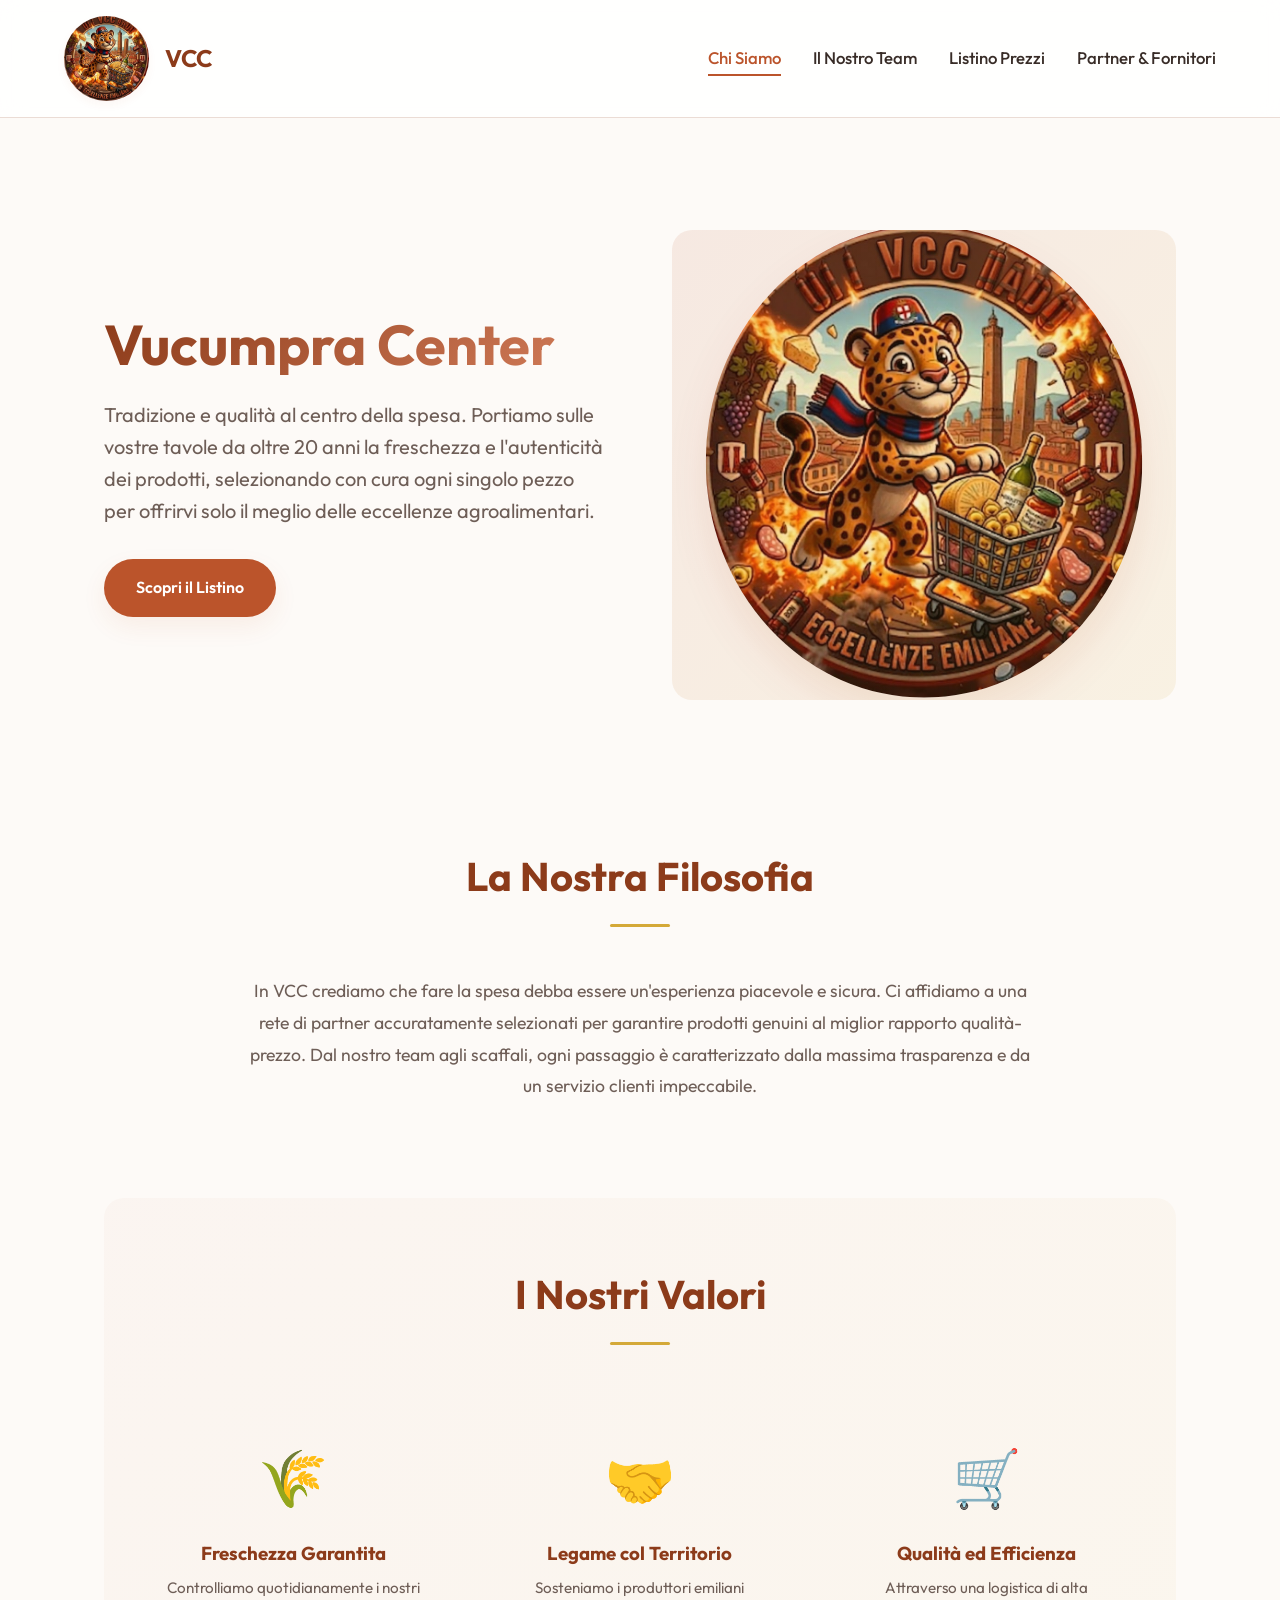
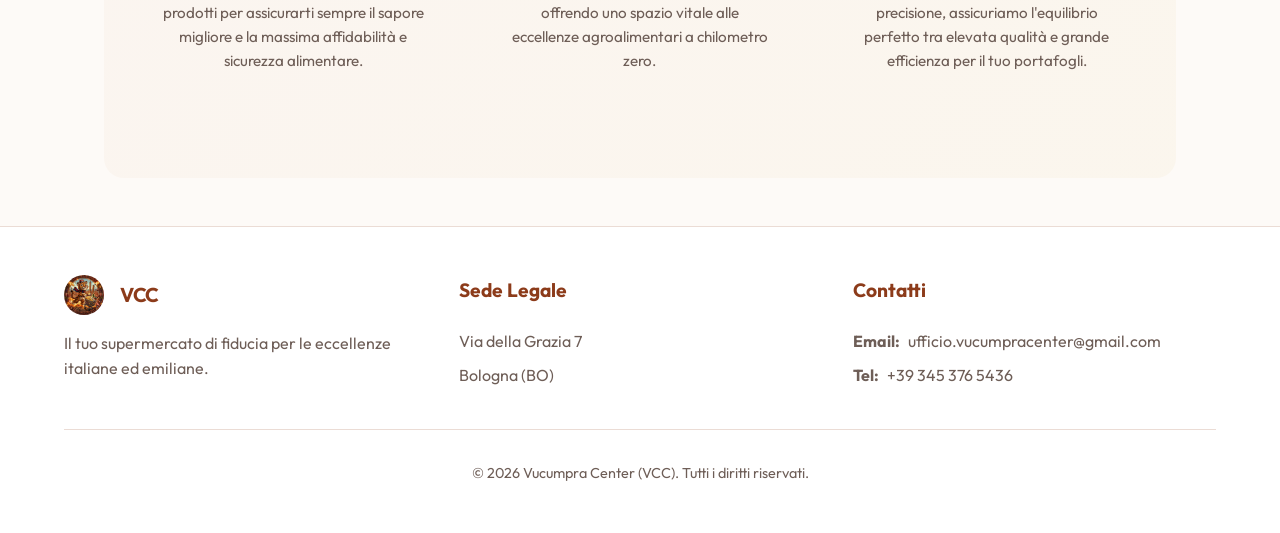
<file: index.html>
<!DOCTYPE html>
<html lang="it">
<head>
    <meta charset="UTF-8">
    <meta name="viewport" content="width=device-width, initial-scale=1.0">
    <title>Vucumpra Center - Eccellenze Emiliane</title>
    <meta name="description" content="Vucumpra Center (VCC) - Il tuo supermercato di fiducia. Scopri chi siamo e la nostra storia.">
    <link rel="stylesheet" href="css/style.css">
</head>
<body>

    <!-- NAV -->
    <header>
        <div class="nav-container">
            <a href="index.html" class="logo-container">
                <img src="logo.jpg" alt="Logo VCC" class="logo-img">
                <span class="logo-text">VCC</span>
            </a>
            <ul class="nav-links">
                <li><a href="index.html" class="active">Chi Siamo</a></li>
                <li><a href="team.html">Il Nostro Team</a></li>
                <li><a href="prezzi.html">Listino Prezzi</a></li>
                <li><a href="partner.html">Partner & Fornitori</a></li>
            </ul>
        </div>
    </header>

    <!-- CONTENT -->
    <main>
        <section class="hero">
            <div class="hero-content">
                <h1 class="hero-title">Vucumpra Center</h1>
                <p class="hero-subtitle">Tradizione e qualità al centro della spesa. Portiamo sulle vostre tavole da oltre 20 anni la freschezza e l'autenticità dei prodotti, selezionando con cura ogni singolo pezzo per offrirvi solo il meglio delle eccellenze agroalimentari.</p>
                <a href="prezzi.html" class="btn">Scopri il Listino</a>
            </div>
            <div class="hero-img" style="background: none; box-shadow: none; text-align: center;">
                <img src="logo.jpg" alt="Logo VCC MADO" style="width: 85%; max-width: 450px; border-radius: 50%; box-shadow: var(--shadow-lg); display: inline-block;">
            </div>
        </section>

        <section style="margin-top: 5rem; max-width: 800px; margin-left: auto; margin-right: auto; text-align: center;">
            <h2 class="section-title">La Nostra Filosofia</h2>
            <p style="font-size: 1.1rem; color: var(--text-light); line-height: 1.8;">
                In VCC crediamo che fare la spesa debba essere un'esperienza piacevole e sicura. Ci affidiamo a una rete di partner accuratamente selezionati per garantire prodotti genuini al miglior rapporto qualità-prezzo. Dal nostro team agli scaffali, ogni passaggio è caratterizzato dalla massima trasparenza e da un servizio clienti impeccabile.
            </p>
        </section>

        <section style="margin-top: 6rem; padding: 4rem 2rem; background: linear-gradient(135deg, rgba(187, 84, 43, 0.03), rgba(212, 169, 56, 0.05)); border-radius: 20px;">
            <h2 class="section-title">I Nostri Valori</h2>
            <div class="team-grid" style="grid-template-columns: repeat(auto-fit, minmax(280px, 1fr));">
                
                <div class="team-card" style="background: transparent; box-shadow: none; border: none;">
                    <div style="font-size: 3.5rem; margin-bottom: 1rem;">🌾</div>
                    <h3 style="color: var(--primary-dark); margin-bottom: 0.5rem;">Freschezza Garantita</h3>
                    <p style="color: var(--text-light); font-size: 0.95rem;">Controlliamo quotidianamente i nostri prodotti per assicurarti sempre il sapore migliore e la massima affidabilità e sicurezza alimentare.</p>
                </div>
                
                <div class="team-card" style="background: transparent; box-shadow: none; border: none;">
                    <div style="font-size: 3.5rem; margin-bottom: 1rem;">🤝</div>
                    <h3 style="color: var(--primary-dark); margin-bottom: 0.5rem;">Legame col Territorio</h3>
                    <p style="color: var(--text-light); font-size: 0.95rem;">Sosteniamo i produttori emiliani offrendo uno spazio vitale alle eccellenze agroalimentari a chilometro zero.</p>
                </div>
                
                <div class="team-card" style="background: transparent; box-shadow: none; border: none;">
                    <div style="font-size: 3.5rem; margin-bottom: 1rem;">🛒</div>
                    <h3 style="color: var(--primary-dark); margin-bottom: 0.5rem;">Qualità ed Efficienza</h3>
                    <p style="color: var(--text-light); font-size: 0.95rem;">Attraverso una logistica di alta precisione, assicuriamo l'equilibrio perfetto tra elevata qualità e grande efficienza per il tuo portafogli.</p>
                </div>

            </div>
        </section>
    </main>

    <!-- FOOTER -->
    <footer>
        <div class="footer-content">
            <div class="footer-col">
                <div class="logo-container" style="margin-bottom: 1rem;">
                    <img src="logo.jpg" alt="Logo VCC" style="height: 40px; width: 40px; border-radius: 50%; object-fit: cover;">
                    <span class="logo-text" style="font-size: 1.25rem;">VCC</span>
                </div>
                <p>Il tuo supermercato di fiducia per le eccellenze italiane ed emiliane.</p>
            </div>
            <div class="footer-col">
                <h4>Sede Legale</h4>
                <p>Via della Grazia 7</p>
                <p>Bologna (BO)</p>
            </div>
            <div class="footer-col">
                <h4>Contatti</h4>
                <p><strong>Email:</strong> ufficio.vucumpracenter@gmail.com</p>
                <p><strong>Tel:</strong> +39 345 376 5436</p>
            </div>
        </div>
        <div class="footer-bottom">
            &copy; 2026 Vucumpra Center (VCC). Tutti i diritti riservati.
        </div>
    </footer>

</body>
</html>
</file>
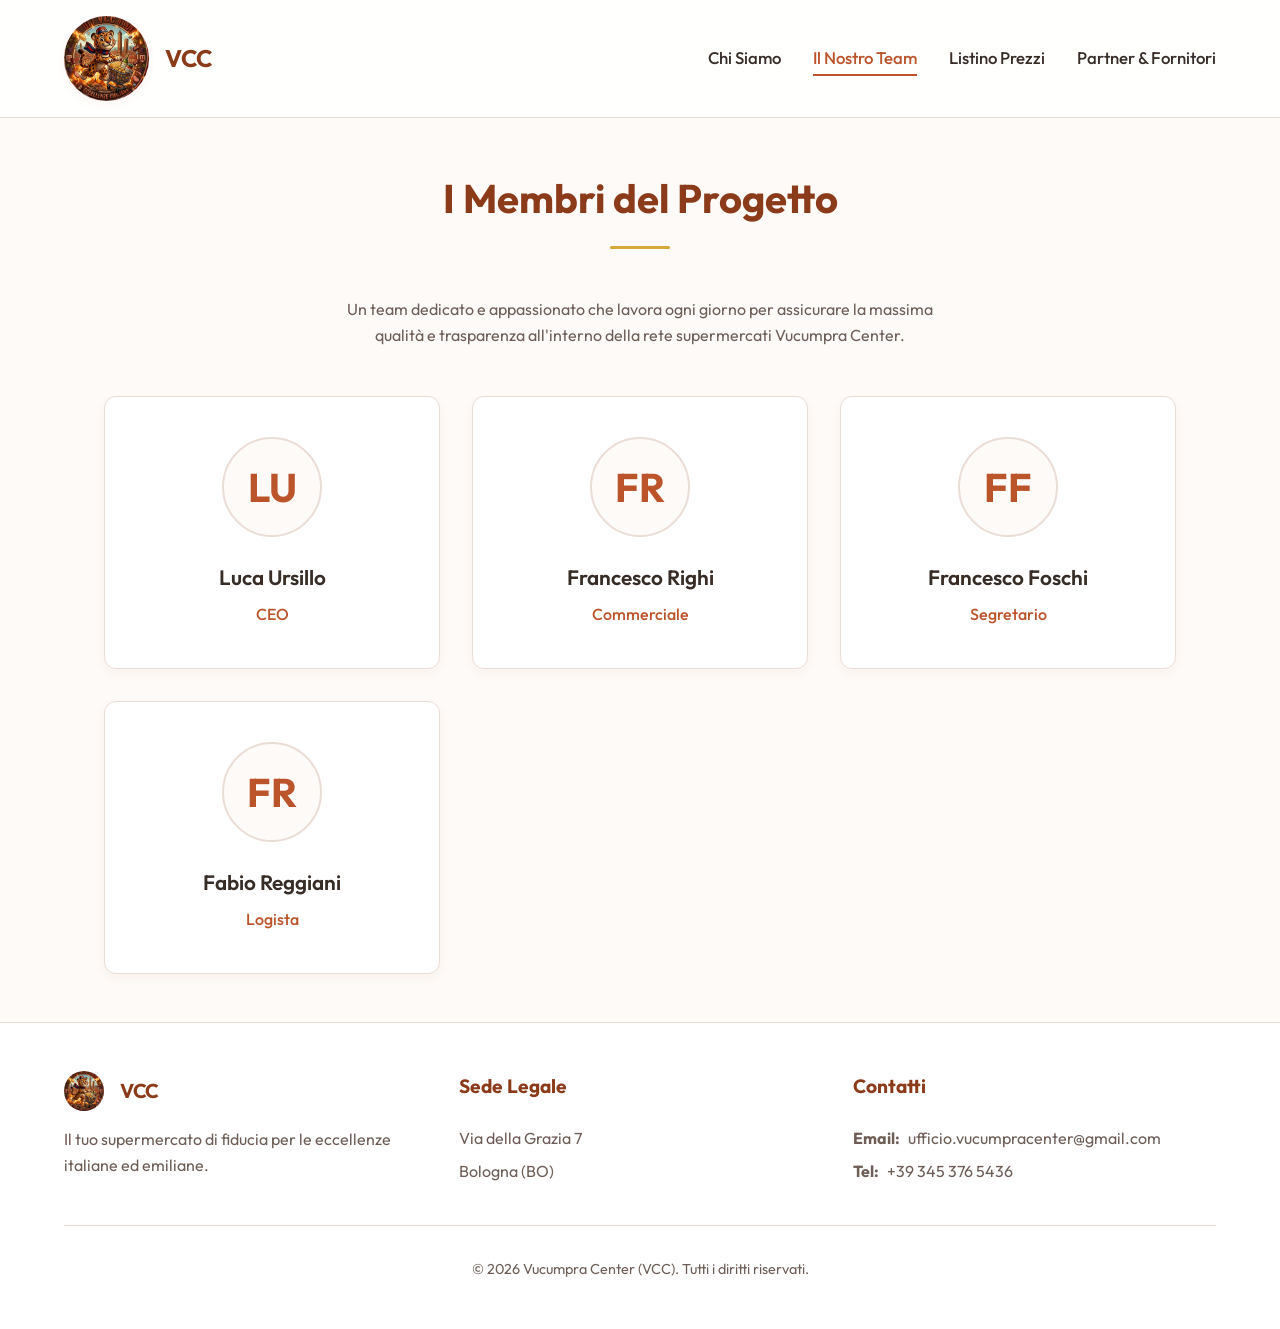
<file: team.html>
<!DOCTYPE html>
<html lang="it">
<head>
    <meta charset="UTF-8">
    <meta name="viewport" content="width=device-width, initial-scale=1.0">
    <title>Il Nostro Team - Vucumpra Center</title>
    <meta name="description" content="Scopri i membri del team Vucumpra Center (VCC).">
    <link rel="stylesheet" href="css/style.css">
</head>
<body>

    <!-- NAV -->
    <header>
        <div class="nav-container">
            <a href="index.html" class="logo-container">
                <img src="logo.jpg" alt="Logo VCC" class="logo-img">
                <span class="logo-text">VCC</span>
            </a>
            <ul class="nav-links">
                <li><a href="index.html">Chi Siamo</a></li>
                <li><a href="team.html" class="active">Il Nostro Team</a></li>
                <li><a href="prezzi.html">Listino Prezzi</a></li>
                <li><a href="partner.html">Partner & Fornitori</a></li>
            </ul>
        </div>
    </header>

    <!-- CONTENT -->
    <main>
        <section>
            <h2 class="section-title">I Membri del Progetto</h2>
            <p style="text-align: center; color: var(--text-light); max-width: 600px; margin: 0 auto 3rem auto;">
                Un team dedicato e appassionato che lavora ogni giorno per assicurare la massima qualità e trasparenza all'interno della rete supermercati Vucumpra Center.
            </p>

            <div class="team-grid">
                <!-- Luca Ursillo -->
                <div class="team-card">
                    <div class="team-avatar">LU</div>
                    <h3 class="team-name">Luca Ursillo</h3>
                    <div class="team-role">CEO</div>
                </div>
                
                <!-- Francesco Righi -->
                <div class="team-card">
                    <div class="team-avatar">FR</div>
                    <h3 class="team-name">Francesco Righi</h3>
                    <div class="team-role">Commerciale</div>
                </div>

                <!-- Francesco Foschi -->
                <div class="team-card">
                    <div class="team-avatar">FF</div>
                    <h3 class="team-name">Francesco Foschi</h3>
                    <div class="team-role">Segretario</div>
                </div>

                <!-- Fabio Reggiani -->
                <div class="team-card">
                    <div class="team-avatar">FR</div>
                    <h3 class="team-name">Fabio Reggiani</h3>
                    <div class="team-role">Logista</div>
                </div>
            </div>
        </section>
    </main>

    <!-- FOOTER -->
    <footer>
        <div class="footer-content">
            <div class="footer-col">
                <div class="logo-container" style="margin-bottom: 1rem;">
                    <img src="logo.jpg" alt="Logo VCC" style="height: 40px; width: 40px; border-radius: 50%; object-fit: cover;">
                    <span class="logo-text" style="font-size: 1.25rem;">VCC</span>
                </div>
                <p>Il tuo supermercato di fiducia per le eccellenze italiane ed emiliane.</p>
            </div>
            <div class="footer-col">
                <h4>Sede Legale</h4>
                <p>Via della Grazia 7</p>
                <p>Bologna (BO)</p>
            </div>
            <div class="footer-col">
                <h4>Contatti</h4>
                <p><strong>Email:</strong> ufficio.vucumpracenter@gmail.com</p>
                <p><strong>Tel:</strong> +39 345 376 5436</p>
            </div>
        </div>
        <div class="footer-bottom">
            &copy; 2026 Vucumpra Center (VCC). Tutti i diritti riservati.
        </div>
    </footer>

</body>
</html>
</file>
<file: css/style.css>
@import url('https://fonts.googleapis.com/css2?family=Outfit:wght@300;400;500;600;700&display=swap');

:root {
    --primary: #bb542b; /* Calm terracotta/brown-orange from logo */
    --primary-light: #d47e5b;
    --primary-dark: #8c3b1a;
    --secondary: #d4a938; /* Calm yellow/gold */
    --bg-color: #fdfaf7;
    --surface: #ffffff;
    --text-dark: #382c27;
    --text-light: #6e5e57;
    --border: #ebdcd5;
    --shadow-sm: 0 4px 10px rgba(187, 84, 43, 0.05);
    --shadow-md: 0 10px 25px rgba(187, 84, 43, 0.08);
    --shadow-lg: 0 20px 40px rgba(187, 84, 43, 0.12);
    --radius: 12px;
    --transition: all 0.3s cubic-bezier(0.25, 0.8, 0.25, 1);
}

* {
    margin: 0;
    padding: 0;
    box-sizing: border-box;
}

body {
    font-family: 'Outfit', sans-serif;
    background-color: var(--bg-color);
    color: var(--text-dark);
    line-height: 1.6;
    display: flex;
    flex-direction: column;
    min-height: 100vh;
}

/* Header & Nav */
header {
    background: rgba(255, 255, 255, 0.85);
    backdrop-filter: blur(12px);
    -webkit-backdrop-filter: blur(12px);
    border-bottom: 1px solid var(--border);
    position: sticky;
    top: 0;
    z-index: 100;
    padding: 1rem 5%;
}

.nav-container {
    max-width: 1200px;
    margin: 0 auto;
    display: flex;
    justify-content: space-between;
    align-items: center;
}

.logo-container {
    display: flex;
    align-items: center;
    gap: 1rem;
    text-decoration: none;
    color: var(--primary-dark);
}

.logo-img {
    height: 85px;
    width: 85px;
    border-radius: 50%;
    object-fit: cover;
    box-shadow: var(--shadow-sm);
    transition: var(--transition);
}

.logo-container:hover .logo-img {
    transform: scale(1.05) rotate(-5deg);
}

.logo-text {
    font-size: 1.5rem;
    font-weight: 700;
    letter-spacing: -0.5px;
}

.nav-links {
    display: flex;
    list-style: none;
    gap: 2rem;
}

.nav-links a {
    text-decoration: none;
    color: var(--text-dark);
    font-weight: 500;
    font-size: 1.05rem;
    position: relative;
    padding: 0.5rem 0;
    transition: var(--transition);
}

.nav-links a::after {
    content: '';
    position: absolute;
    bottom: 0;
    left: 0;
    width: 0;
    height: 2px;
    background: var(--primary);
    transition: var(--transition);
}

.nav-links a:hover, 
.nav-links a.active {
    color: var(--primary);
}

.nav-links a:hover::after, 
.nav-links a.active::after {
    width: 100%;
}

/* Main Content */
main {
    flex: 1;
    max-width: 1200px;
    margin: 0 auto;
    width: 100%;
    padding: 3rem 5%;
}

/* Hero Section */
.hero {
    display: flex;
    align-items: center;
    justify-content: space-between;
    gap: 4rem;
    padding: 4rem 0;
    animation: fadeIn 1s ease-out forwards;
}

.hero-content {
    flex: 1;
}

.hero-title {
    font-size: 3.5rem;
    line-height: 1.1;
    font-weight: 700;
    margin-bottom: 1.5rem;
    color: var(--primary-dark);
    background: linear-gradient(135deg, var(--primary-dark), var(--primary-light));
    -webkit-background-clip: text;
    -webkit-text-fill-color: transparent;
}

.hero-subtitle {
    font-size: 1.25rem;
    color: var(--text-light);
    margin-bottom: 2rem;
}

.hero-img {
    flex: 1;
    border-radius: 20px;
    overflow: hidden;
    box-shadow: var(--shadow-lg);
    position: relative;
}

.hero-img::after {
    content: '';
    position: absolute;
    top: 0; left: 0; right: 0; bottom: 0;
    background: linear-gradient(135deg, rgba(187,84,43,0.1) 0%, rgba(212,169,56,0.1) 100%);
    pointer-events: none;
}

.hero-img img {
    width: 100%;
    height: auto;
    display: block;
    transform: scale(1.02);
    transition: transform 0.5s ease;
}

.hero-img:hover img {
    transform: scale(1.05);
}

.btn {
    display: inline-block;
    padding: 1rem 2rem;
    border-radius: 50px;
    background: var(--primary);
    color: white;
    text-decoration: none;
    font-weight: 600;
    transition: var(--transition);
    box-shadow: var(--shadow-md);
}

.btn:hover {
    background: var(--primary-dark);
    transform: translateY(-3px);
    box-shadow: var(--shadow-lg);
}

/* Sections */
.section-title {
    text-align: center;
    font-size: 2.5rem;
    color: var(--primary-dark);
    margin-bottom: 3rem;
    position: relative;
}

.section-title::after {
    content: '';
    display: block;
    width: 60px;
    height: 3px;
    background: var(--secondary);
    margin: 1rem auto 0;
    border-radius: 2px;
}

/* Team Section */
.team-grid {
    display: grid;
    grid-template-columns: repeat(auto-fit, minmax(250px, 1fr));
    gap: 2rem;
    margin-top: 2rem;
}

.team-card {
    background: var(--surface);
    border-radius: var(--radius);
    padding: 2.5rem 1.5rem;
    text-align: center;
    box-shadow: var(--shadow-sm);
    transition: var(--transition);
    border: 1px solid var(--border);
    position: relative;
    overflow: hidden;
}

.team-card::before {
    content: '';
    position: absolute;
    top: 0;
    left: 0;
    width: 100%;
    height: 4px;
    background: linear-gradient(90deg, var(--primary), var(--secondary));
    opacity: 0;
    transition: var(--transition);
}

.team-card:hover {
    transform: translateY(-10px);
    box-shadow: var(--shadow-lg);
}

.team-card:hover::before {
    opacity: 1;
}

.team-avatar {
    width: 100px;
    height: 100px;
    border-radius: 50%;
    background: var(--bg-color);
    margin: 0 auto 1.5rem;
    display: flex;
    align-items: center;
    justify-content: center;
    font-size: 2.5rem;
    color: var(--primary);
    font-weight: 700;
    border: 2px solid var(--border);
}

.team-name {
    font-size: 1.3rem;
    font-weight: 600;
    color: var(--text-dark);
    margin-bottom: 0.5rem;
}

.team-role {
    font-size: 1rem;
    color: var(--primary);
    font-weight: 500;
}

/* Price Table Section */
.table-container {
    background: var(--surface);
    border-radius: var(--radius);
    box-shadow: var(--shadow-sm);
    overflow: hidden;
    overflow-x: auto;
    border: 1px solid var(--border);
}

.price-table {
    width: 100%;
    border-collapse: collapse;
    text-align: left;
}

.price-table th {
    background: rgba(187, 84, 43, 0.05);
    color: var(--primary-dark);
    font-weight: 600;
    padding: 1.2rem 1.5rem;
    border-bottom: 2px solid var(--border);
}

.price-table td {
    padding: 1.2rem 1.5rem;
    border-bottom: 1px solid var(--border);
    vertical-align: middle;
}

.price-table tr:last-child td {
    border-bottom: none;
}

.price-table tr {
    transition: var(--transition);
}

.price-table tr:hover {
    background-color: #fafbfc;
}

.prod-img {
    width: 60px;
    height: 60px;
    object-fit: cover;
    border-radius: 8px;
    box-shadow: var(--shadow-sm);
}

/* Partners Section */
.partners-grid {
    display: grid;
    grid-template-columns: repeat(auto-fit, minmax(300px, 1fr));
    gap: 2rem;
}

.partner-card {
    background: var(--surface);
    border-radius: var(--radius);
    padding: 2rem;
    border: 1px solid var(--border);
    box-shadow: var(--shadow-sm);
    transition: var(--transition);
    cursor: pointer;
    display: flex;
    align-items: center;
    gap: 1.5rem;
}

.partner-card:hover {
    transform: translateY(-5px);
    box-shadow: var(--shadow-md);
    border-color: var(--primary-light);
}

.partner-logo {
    width: 80px;
    height: 80px;
    background: var(--bg-color);
    border-radius: 50%;
    display: flex;
    align-items: center;
    justify-content: center;
    font-size: 1.5rem;
    color: var(--primary);
    font-weight: 700;
    flex-shrink: 0;
}

.partner-info h3 {
    margin-bottom: 0.5rem;
    color: var(--primary-dark);
}

.partner-info p {
    color: var(--text-light);
    font-size: 0.95rem;
}

/* Modal Styling */
.modal-overlay {
    position: fixed;
    top: 0; left: 0; width: 100%; height: 100%;
    background: rgba(0, 0, 0, 0.6);
    backdrop-filter: blur(5px);
    -webkit-backdrop-filter: blur(5px);
    display: flex;
    align-items: center;
    justify-content: center;
    z-index: 1000;
    opacity: 0;
    visibility: hidden;
    transition: var(--transition);
}

.modal-overlay.active {
    opacity: 1;
    visibility: visible;
}

.modal-content {
    background: var(--surface);
    width: 90%;
    max-width: 800px;
    border-radius: var(--radius);
    padding: 2.5rem;
    box-shadow: var(--shadow-lg);
    position: relative;
    transform: translateY(20px);
    transition: var(--transition);
    max-height: 90vh;
    overflow-y: auto;
}

.modal-overlay.active .modal-content {
    transform: translateY(0);
}

.close-modal {
    position: absolute;
    top: 1.5rem;
    right: 1.5rem;
    background: none;
    border: none;
    font-size: 2rem;
    line-height: 1;
    color: var(--text-light);
    cursor: pointer;
    transition: var(--transition);
}

.close-modal:hover {
    color: var(--primary);
}

.modal-header {
    margin-bottom: 2rem;
    padding-bottom: 1rem;
    border-bottom: 1px solid var(--border);
    display: flex;
    align-items: center;
    gap: 1rem;
}

.doc-grid {
    display: grid;
    grid-template-columns: repeat(auto-fit, minmax(200px, 1fr));
    gap: 1.5rem;
}

.doc-item {
    border: 1px solid var(--border);
    border-radius: 8px;
    overflow: hidden;
    background: var(--bg-color);
}

.doc-img {
    width: 100%;
    height: 150px;
    object-fit: cover;
    border-bottom: 1px solid var(--border);
}

.doc-title {
    padding: 1rem;
    text-align: center;
    font-weight: 500;
    font-size: 0.9rem;
}

/* Footer */
footer {
    background: var(--surface);
    border-top: 1px solid var(--border);
    padding: 3rem 5%;
    margin-top: auto;
}

.footer-content {
    max-width: 1200px;
    margin: 0 auto;
    display: flex;
    flex-wrap: wrap;
    justify-content: space-between;
    gap: 2rem;
}

.footer-col {
    flex: 1;
    min-width: 250px;
}

.footer-col h4 {
    color: var(--primary-dark);
    margin-bottom: 1.5rem;
    font-size: 1.2rem;
}

.footer-col p {
    color: var(--text-light);
    margin-bottom: 0.5rem;
    display: flex;
    align-items: center;
    gap: 0.5rem;
}

.footer-bottom {
    text-align: center;
    padding-top: 2rem;
    margin-top: 2rem;
    border-top: 1px solid var(--border);
    color: var(--text-light);
    font-size: 0.9rem;
}

/* Mobile Responsive */
@media (max-width: 768px) {
    .nav-links {
        display: none; /* Just a simple implementation for now */
    }
    .hero {
        flex-direction: column;
        text-align: center;
    }
    .hero-title {
        font-size: 2.5rem;
    }
    .table-container {
        font-size: 0.9rem;
    }
}

@keyframes fadeIn {
    from { opacity: 0; transform: translateY(20px); }
    to { opacity: 1; transform: translateY(0); }
}
</file>
